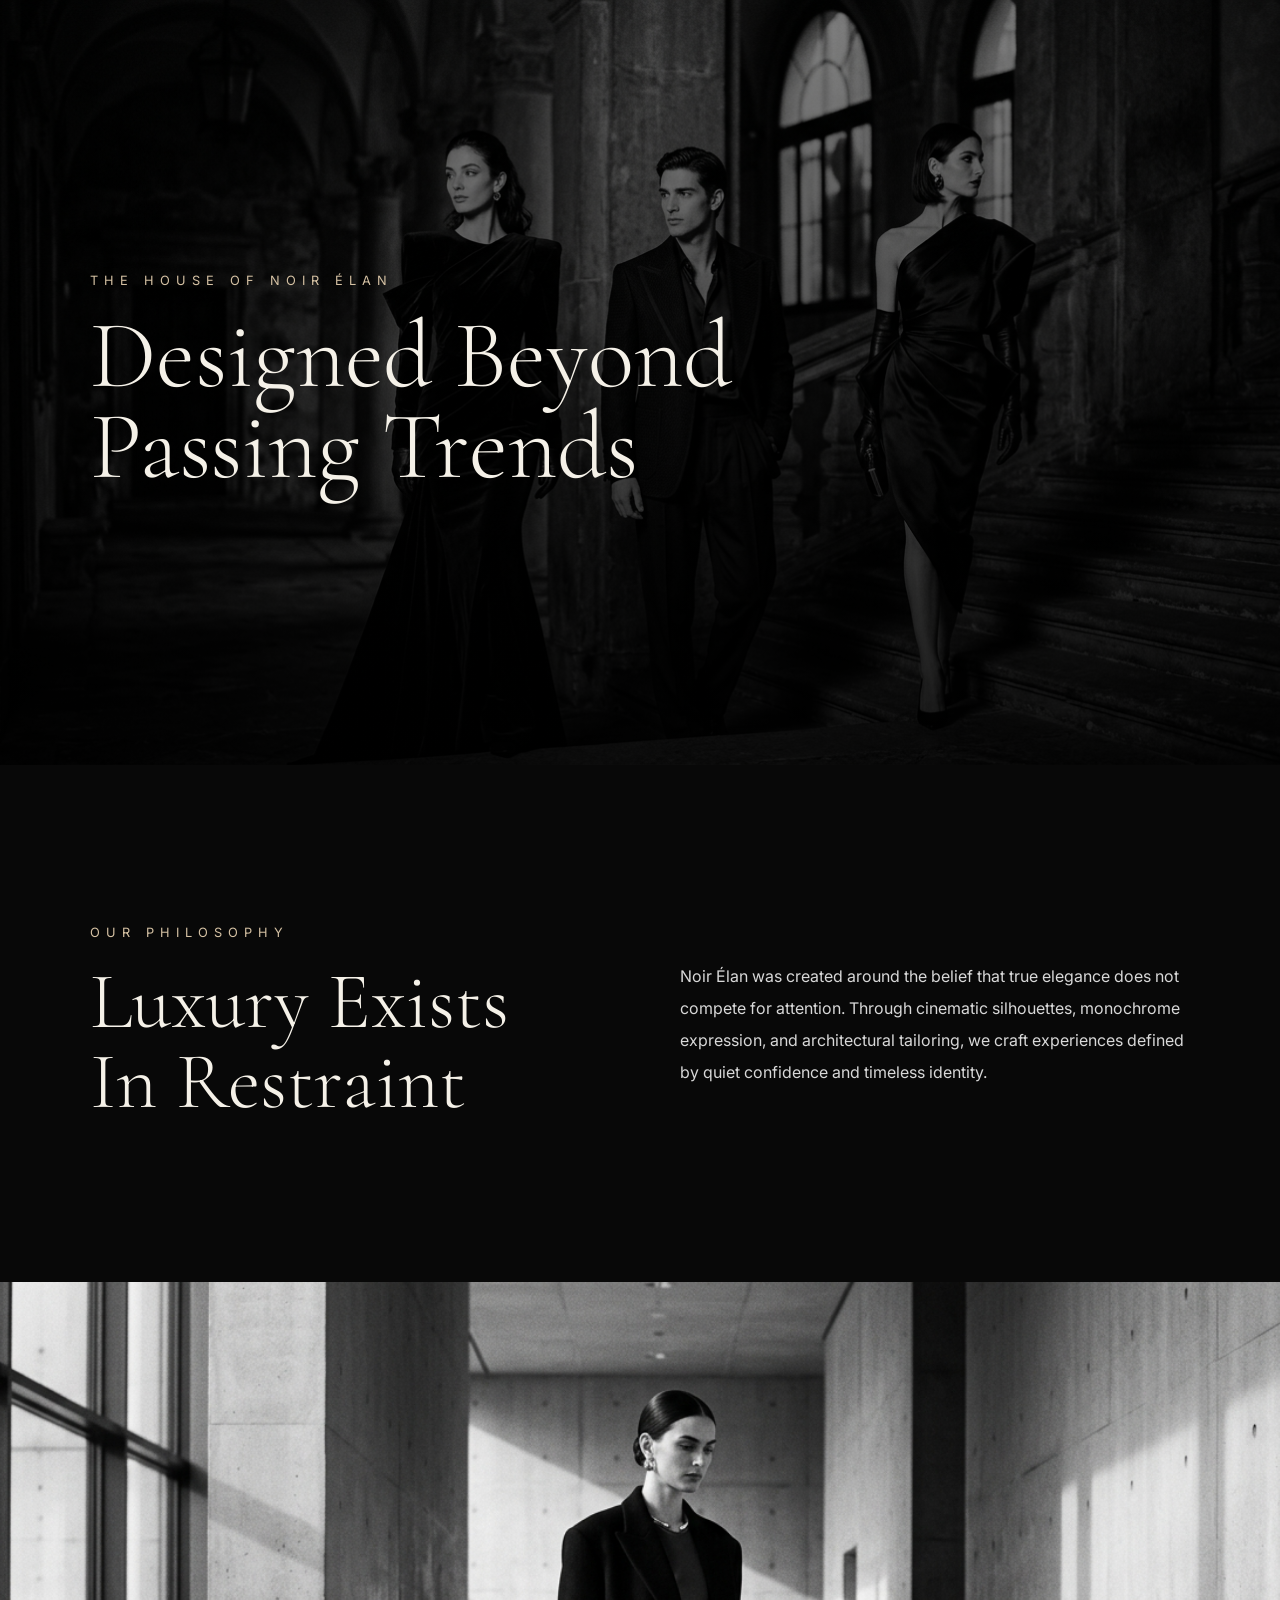
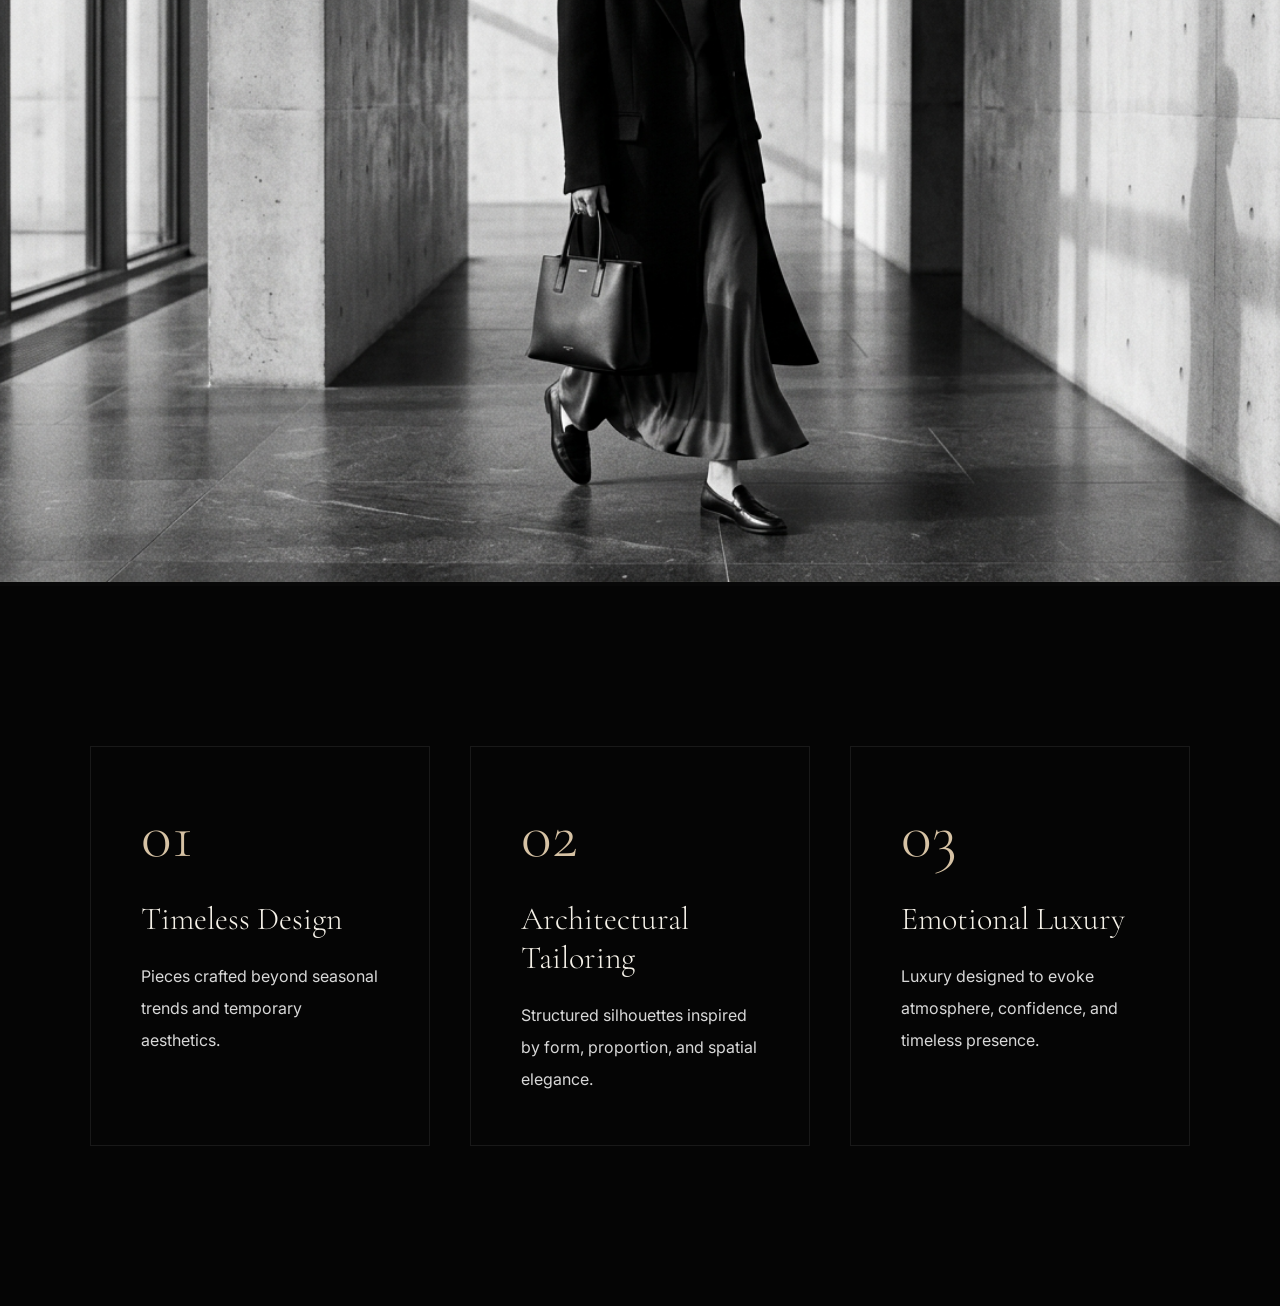
<file: about.html>
<!DOCTYPE html>

<html lang="en">

<head>

<meta charset="UTF-8">

<meta name="viewport"
content="width=device-width, initial-scale=1.0">

<title>
NOIR ÉLAN — About
</title>

<link rel="preconnect"
href="https://fonts.googleapis.com">

<link rel="preconnect"
href="https://fonts.gstatic.com"
crossorigin>

<link href="https://fonts.googleapis.com/css2?family=Cormorant+Garamond:wght@300;400;500;600&family=Inter:wght@300;400;500&display=swap"
rel="stylesheet">

<link rel="stylesheet"
href="about.css">

</head>

<body>

<!-- HERO -->

<section class="about-hero">

    <div class="overlay"></div>

    <div class="hero-content reveal">

        <p>
            THE HOUSE OF NOIR ÉLAN
        </p>

        <h1>

            Designed Beyond <br>
            Passing Trends

        </h1>

    </div>

</section>

<!-- PHILOSOPHY -->

<section class="philosophy">

    <div class="philosophy-left reveal">

        <p>
            OUR PHILOSOPHY
        </p>

        <h2>

            Luxury Exists <br>
            In Restraint

        </h2>

    </div>

    <div class="philosophy-right reveal">

        <span>

            Noir Élan was created around
            the belief that true elegance
            does not compete for attention.

            Through cinematic silhouettes,
            monochrome expression,
            and architectural tailoring,
            we craft experiences defined
            by quiet confidence and
            timeless identity.

        </span>

    </div>

</section>

<!-- IMAGE -->

<section class="about-image reveal">

    <img
    src="images/about-image.jpg">

</section>

<!-- VALUES -->

<section class="values">

    <div class="value reveal">

        <h2>
            01
        </h2>

        <h3>
            Timeless Design
        </h3>

        <span>

            Pieces crafted beyond
            seasonal trends and
            temporary aesthetics.

        </span>

    </div>

    <div class="value reveal">

        <h2>
            02
        </h2>

        <h3>
            Architectural Tailoring
        </h3>

        <span>

            Structured silhouettes inspired
            by form, proportion,
            and spatial elegance.

        </span>

    </div>

    <div class="value reveal">

        <h2>
            03
        </h2>

        <h3>
            Emotional Luxury
        </h3>

        <span>

            Luxury designed to evoke
            atmosphere, confidence,
            and timeless presence.

        </span>

    </div>

</section>

<script src="script.js"></script>
    
</body>

</html>
</file>
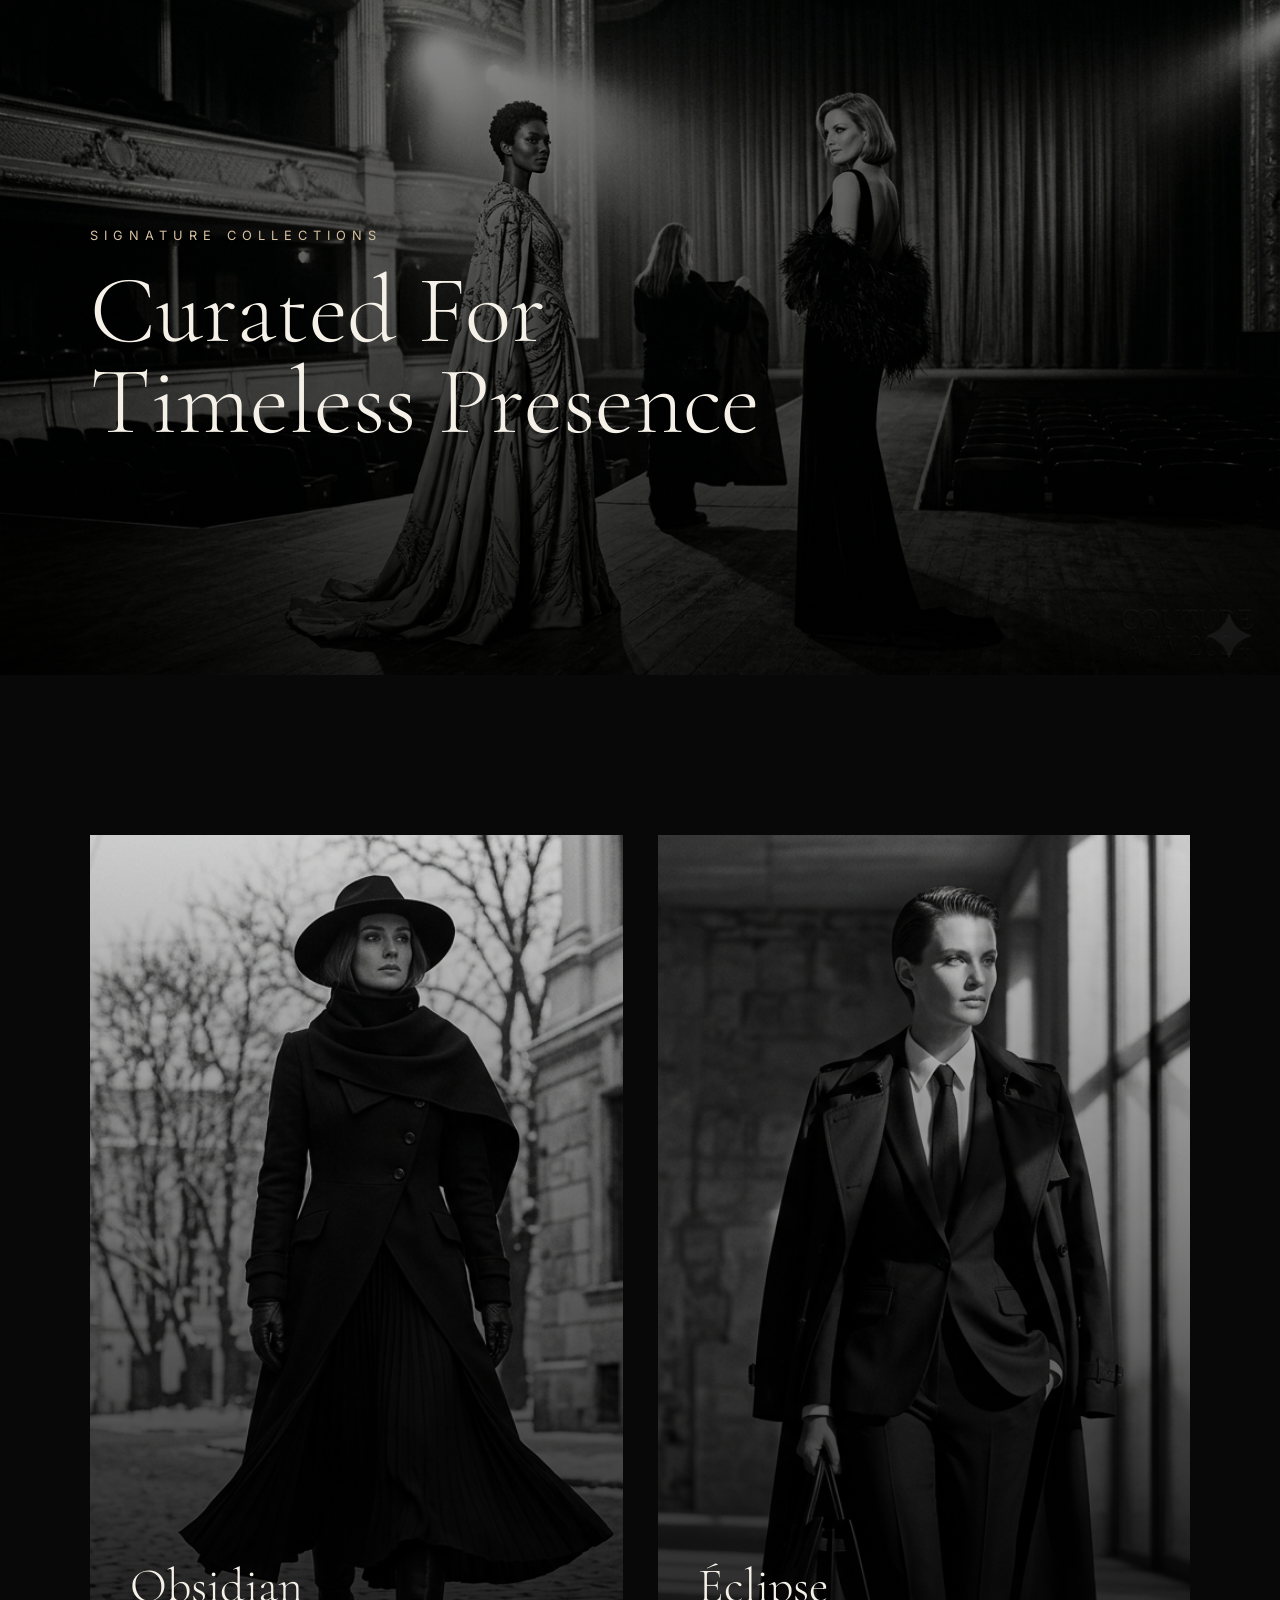
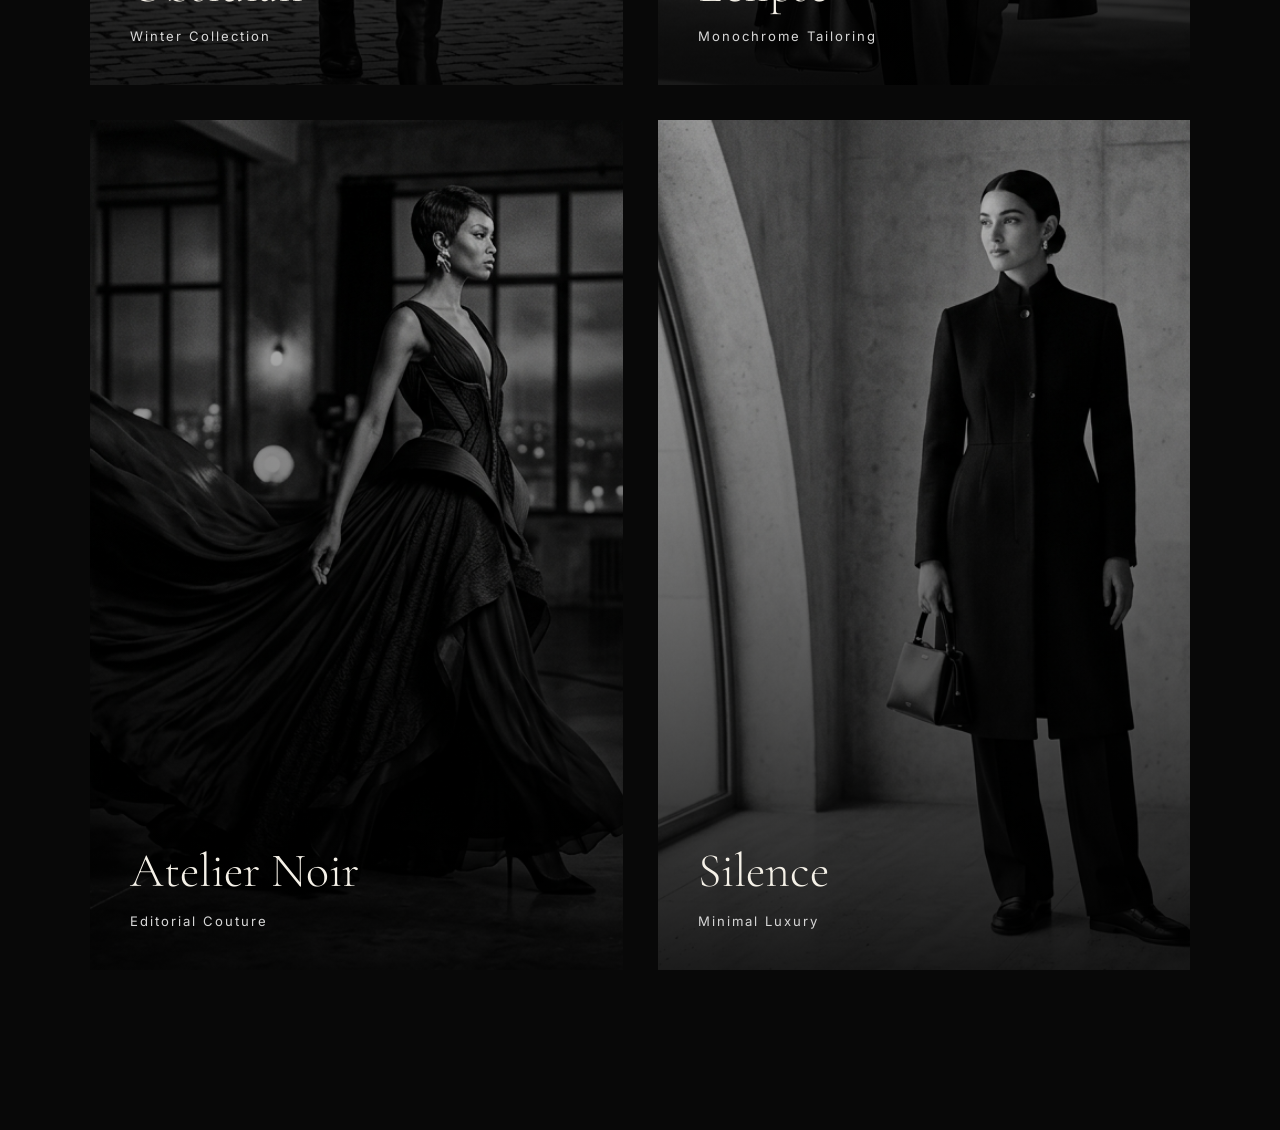
<file: collections.html>
<!DOCTYPE html>

<html lang="en">

<head>

<meta charset="UTF-8">

<meta name="viewport"
content="width=device-width, initial-scale=1.0">

<title>
NOIR ÉLAN — Collections
</title>

<link rel="preconnect"
href="https://fonts.googleapis.com">

<link rel="preconnect"
href="https://fonts.gstatic.com"
crossorigin>

<link href="https://fonts.googleapis.com/css2?family=Cormorant+Garamond:wght@300;400;500;600&family=Inter:wght@300;400;500&display=swap"
rel="stylesheet">

<link rel="stylesheet"
href="collections.css">

</head>

<body>

<!-- HERO -->

<section class="hero">

    <div class="overlay"></div>

    <div class="hero-content reveal">

        <p>
            SIGNATURE COLLECTIONS
        </p>

        <h1>

            Curated For <br>
            Timeless Presence

        </h1>

    </div>

</section>

<!-- COLLECTION GRID -->

<section class="collections-grid">

    <!-- ITEM -->

    <div class="collection-item reveal">

        <img
        src="images/collection1.jpg">

        <div class="collection-info">

            <h2>
                Obsidian
            </h2>

            <span>
                Winter Collection
            </span>

        </div>

    </div>

    <!-- ITEM -->

    <div class="collection-item reveal">

        <img
        src="images/collection2.jpg">

        <div class="collection-info">

            <h2>
                Éclipse
            </h2>

            <span>
                Monochrome Tailoring
            </span>

        </div>

    </div>

    <!-- ITEM -->

    <div class="collection-item reveal">

        <img
        src="images/collection3.jpg">

        <div class="collection-info">

            <h2>
                Atelier Noir
            </h2>

            <span>
                Editorial Couture
            </span>

        </div>

    </div>

    <!-- ITEM -->

    <div class="collection-item reveal">

        <img
        src="images/collection4.jpg">

        <div class="collection-info">

            <h2>
                Silence
            </h2>

            <span>
                Minimal Luxury
            </span>

        </div>

    </div>

</section>

<script src="script.js"></script>
    
</body>

</html>
</file>
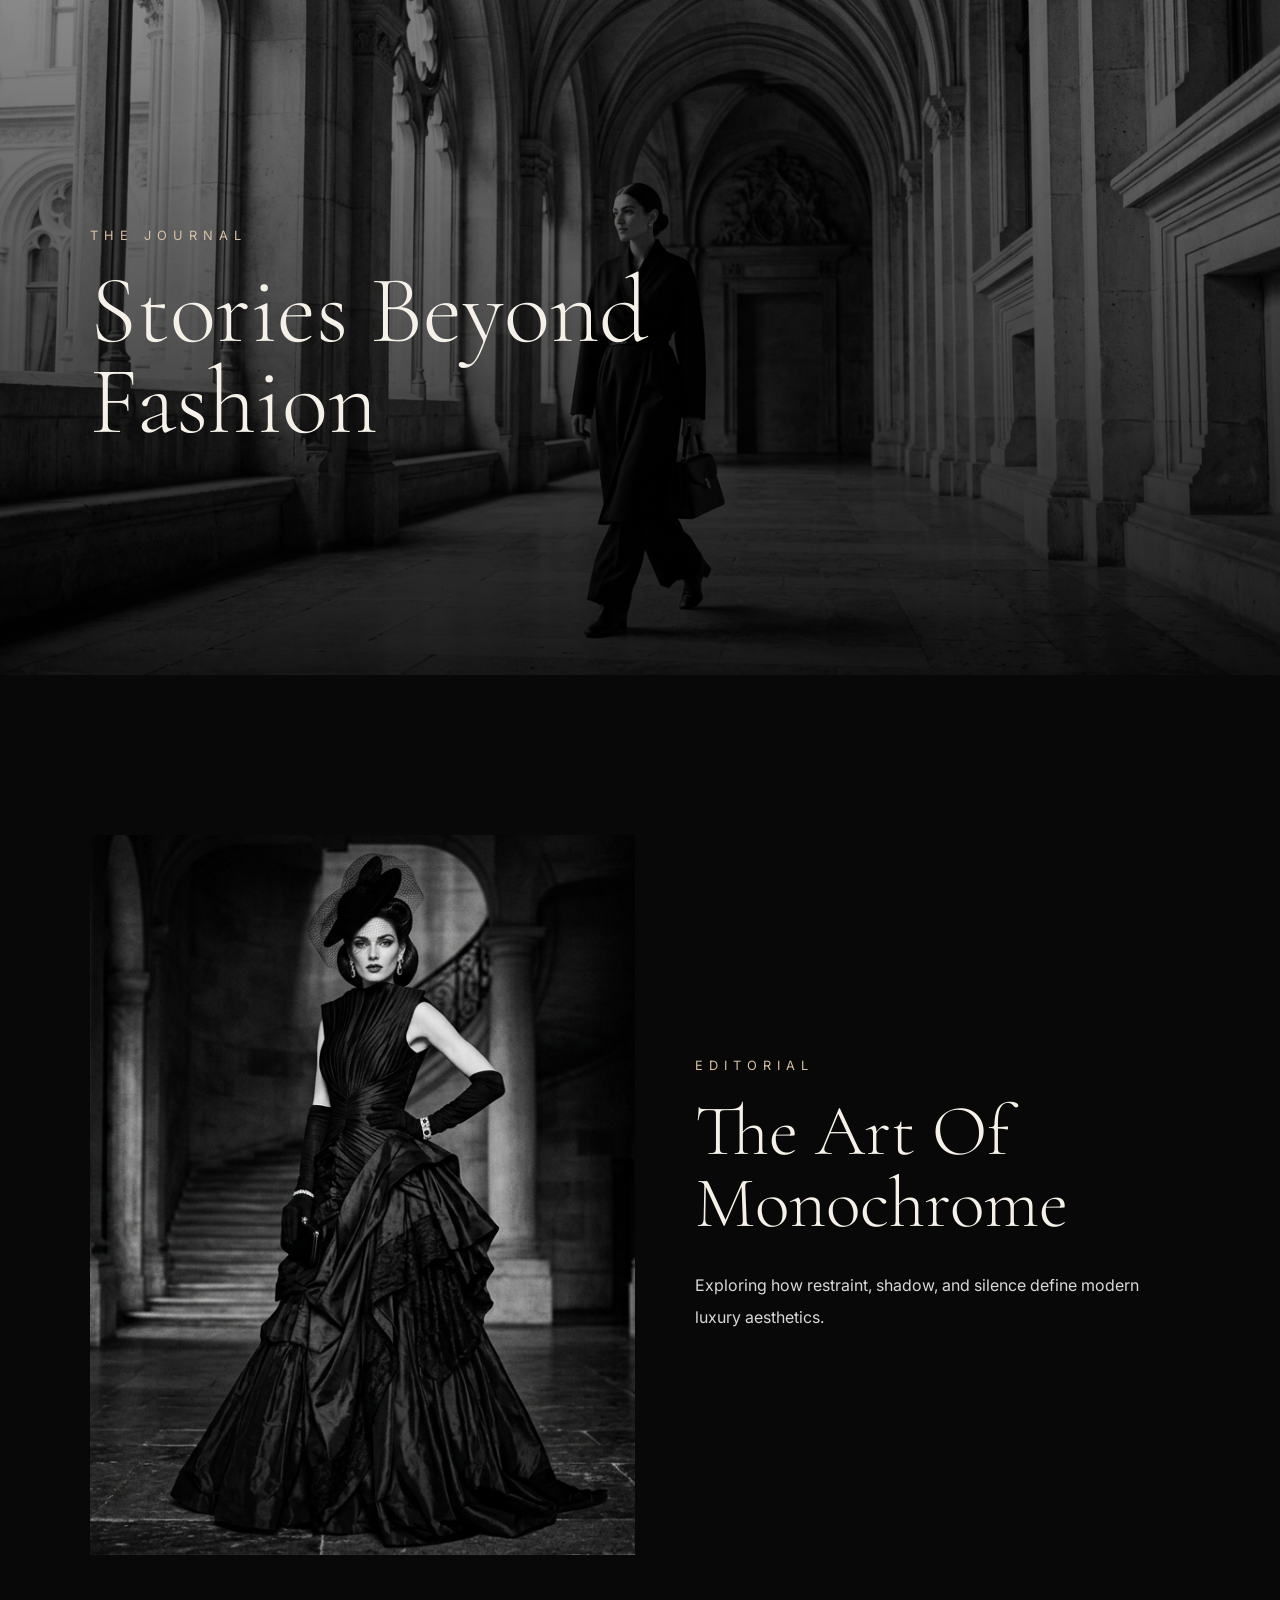
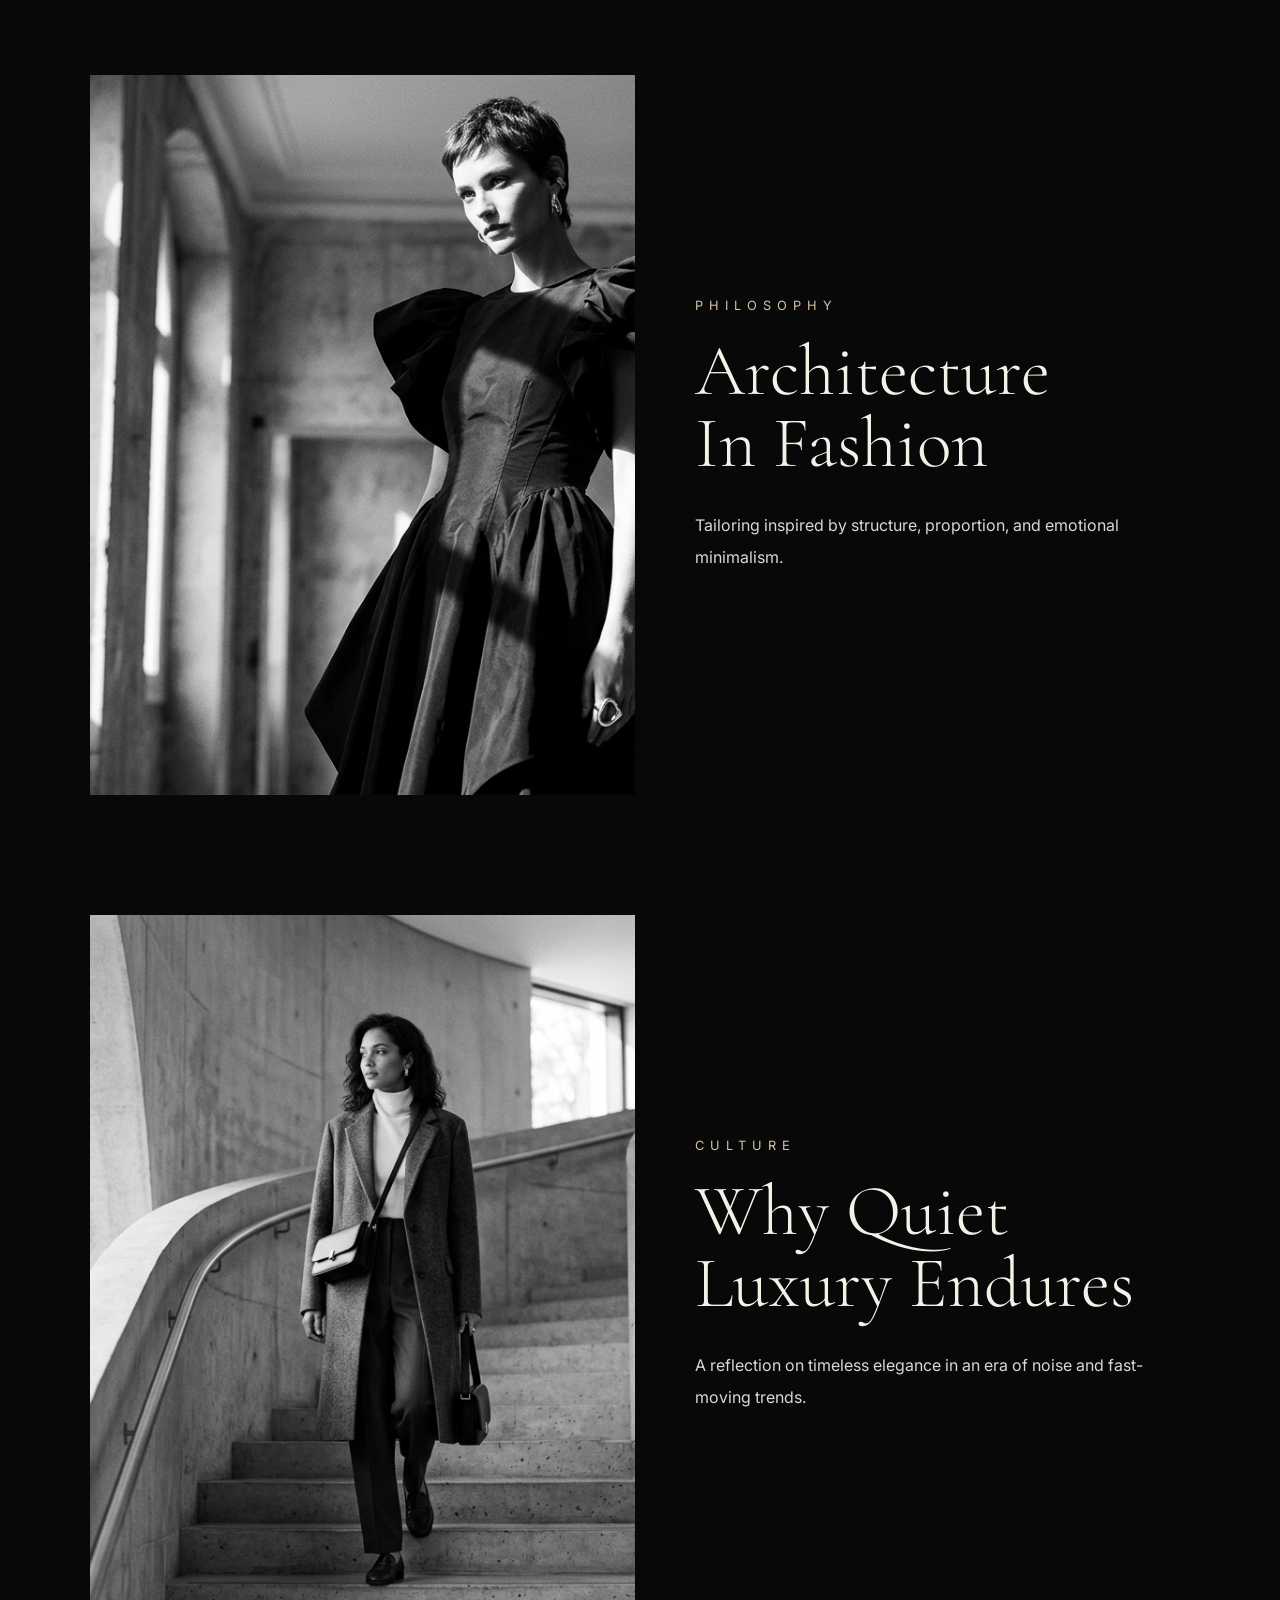
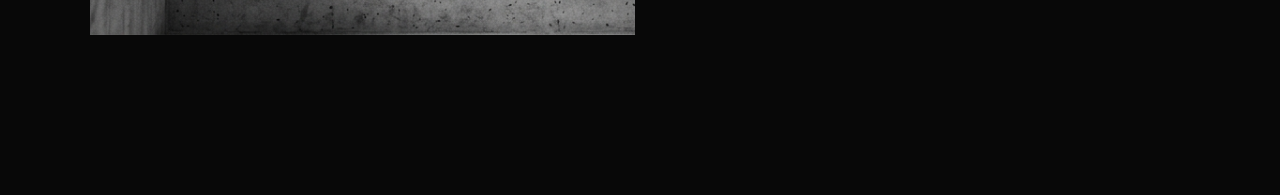
<file: journal.html>
<!DOCTYPE html>

<html lang="en">

<head>

<meta charset="UTF-8">

<meta name="viewport"
content="width=device-width, initial-scale=1.0">

<title>
NOIR ÉLAN — Journal
</title>

<link rel="preconnect"
href="https://fonts.googleapis.com">

<link rel="preconnect"
href="https://fonts.gstatic.com"
crossorigin>

<link href="https://fonts.googleapis.com/css2?family=Cormorant+Garamond:wght@300;400;500;600&family=Inter:wght@300;400;500&display=swap"
rel="stylesheet">

<link rel="stylesheet"
href="journal.css">

</head>

<body>

<!-- HERO -->

<section class="journal-hero">

    <div class="overlay"></div>

    <div class="journal-content reveal">

        <p>
            THE JOURNAL
        </p>

        <h1>

            Stories Beyond <br>
            Fashion

        </h1>

    </div>

</section>

<!-- ARTICLES -->

<section class="articles">

    <!-- ARTICLE -->

    <div class="article-card reveal">

        <img
        src="images/article1.jpg">

        <div class="article-info reveal">

            <p>
                EDITORIAL
            </p>

            <h2>

                The Art Of <br>
                Monochrome

            </h2>

            <span>

                Exploring how restraint,
                shadow, and silence define
                modern luxury aesthetics.

            </span>

        </div>

    </div>

    <!-- ARTICLE -->

    <div class="article-card reveal">

        <img
        src="images/article2.jpg">

        <div class="article-info reveal">

            <p>
                PHILOSOPHY
            </p>

            <h2>

                Architecture <br>
                In Fashion

            </h2>

            <span>

                Tailoring inspired by
                structure, proportion,
                and emotional minimalism.

            </span>

        </div>

    </div>

    <!-- ARTICLE -->

    <div class="article-card reveal">

        <img
        src="images/article3.jpg">

        <div class="article-info reveal">

            <p>
                CULTURE
            </p>

            <h2>

                Why Quiet <br>
                Luxury Endures

            </h2>

            <span>

                A reflection on timeless
                elegance in an era of noise
                and fast-moving trends.

            </span>

        </div>

    </div>

</section>

<script src="script.js"></script>
    
</body>

</html>
</file>
<file: about.css>
/* RESET */

*{
    margin:0;
    padding:0;

    box-sizing:border-box;
}

/* BODY */

body{
    background:#050505;

    color:#F5F1E8;

    font-family:'Inter',sans-serif;
}

/* HERO */

.about-hero{
    position:relative;

    height:85vh;

    background:
    url('images/about-hero.jpg');

    background-size:cover;
    background-position:center;

    display:flex;
    align-items:center;

    overflow:hidden;
}

/* OVERLAY */

.overlay{
    position:absolute;

    inset:0;

    background:
    linear-gradient(
        to bottom,
        rgba(0,0,0,0.45),
        rgba(0,0,0,0.88)
    );
}

/* CONTENT */

.hero-content{
    position:relative;

    z-index:5;

    padding:0 7%;
}

/* TEXT */

.hero-content p{
    color:#D6C2A4;

    letter-spacing:6px;

    margin-bottom:22px;

    font-size:0.8rem;
}

.hero-content h1{
    font-family:'Cormorant Garamond',serif;

    font-size:6rem;
    font-weight:300;

    line-height:0.95;
}

/* PHILOSOPHY */

.philosophy{
    padding:160px 7%;

    display:grid;

    grid-template-columns:
    1fr 1fr;

    gap:80px;

    background:#080808;
}

/* LEFT */

.philosophy-left p{
    color:#D6C2A4;

    letter-spacing:6px;

    margin-bottom:22px;

    font-size:0.8rem;
}

.philosophy-left h2{
    font-family:'Cormorant Garamond',serif;

    font-size:5rem;
    font-weight:300;

    line-height:1;
}

/* RIGHT */

.philosophy-right{
    display:flex;
    align-items:center;
}

.philosophy-right span{
    color:#D8D8D8;

    line-height:2;

    max-width:520px;
}

/* IMAGE */

.about-image{
    background:#080808;
}

.about-image img{
    width:100%;
    height:900px;

    object-fit:cover;
}

/* VALUES */

.values{
    padding:160px 7%;

    display:grid;

    grid-template-columns:
    repeat(3,1fr);

    gap:40px;

    background:#050505;
}

/* VALUE */

.value{
    padding:50px;

    border:
    1px solid rgba(255,255,255,0.08);
}

/* NUMBER */

.value h2{
    font-family:'Cormorant Garamond',serif;

    font-size:4rem;
    font-weight:300;

    color:#D6C2A4;

    margin-bottom:25px;
}

/* TITLE */

.value h3{
    font-family:'Cormorant Garamond',serif;

    font-size:2rem;
    font-weight:300;

    margin-bottom:22px;
}

/* TEXT */

.value span{
    color:#D8D8D8;

    line-height:2;
}

/* MOBILE */

@media(max-width:900px){

    .hero-content h1{
        font-size:4.5rem;
    }

    .philosophy{
        grid-template-columns:1fr;
    }

    .philosophy-left h2{
        font-size:4rem;
    }

    .values{
        grid-template-columns:1fr;
    }

}

@media(max-width:600px){

    .hero-content h1{
        font-size:3.2rem;
    }

    .philosophy{
        padding:120px 7%;
    }

    .philosophy-left h2{
        font-size:3rem;
    }

    .about-image img{
        height:520px;
    }

    .values{
        padding:120px 7%;
    }

}


/* REVEAL ANIMATION */

.reveal{
    opacity:0;

    transform:translateY(80px);

    transition:
    opacity 1.4s ease,
    transform 1.4s ease;
}

/* ACTIVE */

.reveal.active{
    opacity:1;

    transform:translateY(0);
}
</file>
<file: collections.css>
/* RESET */

*{
    margin:0;
    padding:0;

    box-sizing:border-box;
}

/* BODY */

body{
    background:#050505;

    color:#F5F1E8;

    font-family:'Inter',sans-serif;
}

/* HERO */

.hero{
    position:relative;

    height:75vh;

    background:
    url('images/collections-hero.jpg');

    background-size:cover;
    background-position:center;

    display:flex;
    align-items:center;

    overflow:hidden;
}

/* OVERLAY */

.overlay{
    position:absolute;

    inset:0;

    background:
    linear-gradient(
        to bottom,
        rgba(0,0,0,0.45),
        rgba(0,0,0,0.88)
    );
}

/* CONTENT */

.hero-content{
    position:relative;

    z-index:5;

    padding:0 7%;
}

/* TEXT */

.hero-content p{
    color:#D6C2A4;

    letter-spacing:6px;

    margin-bottom:22px;

    font-size:0.8rem;
}

.hero-content h1{
    font-family:'Cormorant Garamond',serif;

    font-size:6rem;
    font-weight:300;

    line-height:0.95;
}

/* GRID */

.collections-grid{
    padding:160px 7%;

    display:grid;

    grid-template-columns:
    repeat(2,1fr);

    gap:35px;

    background:#080808;
}

/* ITEM */

.collection-item{
    position:relative;

    overflow:hidden;

    height:850px;

    cursor:pointer;
}

/* IMAGE */

.collection-item img{
    width:100%;
    height:100%;

    object-fit:cover;

    transition:1s ease;
}

/* OVERLAY */

.collection-item::after{
    content:"";

    position:absolute;

    inset:0;

    background:
    linear-gradient(
        to top,
        rgba(0,0,0,0.88),
        rgba(0,0,0,0.15)
    );
}

/* INFO */

.collection-info{
    position:absolute;

    left:40px;
    bottom:40px;

    z-index:5;
}

.collection-info h2{
    font-family:'Cormorant Garamond',serif;

    font-size:3rem;
    font-weight:300;

    margin-bottom:10px;
}

.collection-info span{
    color:#D8D8D8;

    letter-spacing:2px;

    font-size:0.82rem;
}

/* HOVER */

.collection-item:hover img{
    transform:scale(1.06);
}

/* MOBILE */

@media(max-width:900px){

    .hero-content h1{
        font-size:4.5rem;
    }

    .collections-grid{
        grid-template-columns:1fr;
    }

}

@media(max-width:600px){

    .hero-content h1{
        font-size:3.2rem;
    }

    .collections-grid{
        padding:120px 7%;
    }

    .collection-item{
        height:520px;
    }

    .collection-info{
        left:28px;
        bottom:28px;
    }

    .collection-info h2{
        font-size:2rem;
    }

}

/* REVEAL ANIMATION */

.reveal{
    opacity:0;

    transform:translateY(80px);

    transition:
    opacity 1.4s ease,
    transform 1.4s ease;
}

/* ACTIVE */

.reveal.active{
    opacity:1;

    transform:translateY(0);
}
</file>
<file: journal.css>
/* RESET */

*{
    margin:0;
    padding:0;

    box-sizing:border-box;
}

/* BODY */

body{
    background:#050505;

    color:#F5F1E8;

    font-family:'Inter',sans-serif;
}

/* HERO */

.journal-hero{
    position:relative;

    height:75vh;

    background:
    url('images/journal-hero.jpg');

    background-size:cover;
    background-position:center;

    display:flex;
    align-items:center;

    overflow:hidden;
}

/* OVERLAY */

.overlay{
    position:absolute;

    inset:0;

    background:
    linear-gradient(
        to bottom,
        rgba(0,0,0,0.45),
        rgba(0,0,0,0.88)
    );
}

/* CONTENT */

.journal-content{
    position:relative;

    z-index:5;

    padding:0 7%;
}

/* TEXT */

.journal-content p{
    color:#D6C2A4;

    letter-spacing:6px;

    margin-bottom:22px;

    font-size:0.8rem;
}

.journal-content h1{
    font-family:'Cormorant Garamond',serif;

    font-size:6rem;
    font-weight:300;

    line-height:0.95;
}

/* ARTICLES */

.articles{
    padding:160px 7%;

    display:flex;
    flex-direction:column;

    gap:120px;

    background:#080808;
}

/* CARD */

.article-card{
    display:grid;

    grid-template-columns:
    1.1fr 1fr;

    gap:60px;

    align-items:center;
}

/* IMAGE */

.article-card img{
    width:100%;
    height:720px;

    object-fit:cover;

    transition:1s ease;
}

.article-card:hover img{
    transform:scale(1.03);
}

/* INFO */

.article-info p{
    color:#D6C2A4;

    letter-spacing:6px;

    margin-bottom:22px;

    font-size:0.8rem;
}

.article-info h2{
    font-family:'Cormorant Garamond',serif;

    font-size:4.5rem;
    font-weight:300;

    line-height:1;

    margin-bottom:30px;
}

.article-info span{
    color:#D8D8D8;

    line-height:2;

    max-width:480px;

    display:block;
}

/* MOBILE */

@media(max-width:900px){

    .journal-content h1{
        font-size:4.5rem;
    }

    .article-card{
        grid-template-columns:1fr;
    }

    .article-info h2{
        font-size:3.5rem;
    }

}

@media(max-width:600px){

    .journal-content h1{
        font-size:3.2rem;
    }

    .articles{
        padding:120px 7%;

        gap:80px;
    }

    .article-card img{
        height:500px;
    }

    .article-info h2{
        font-size:2.8rem;
    }

}


/* REVEAL ANIMATION */

.reveal{
    opacity:0;

    transform:translateY(80px);

    transition:
    opacity 1.4s ease,
    transform 1.4s ease;
}

/* ACTIVE */

.reveal.active{
    opacity:1;

    transform:translateY(0);
}
</file>
